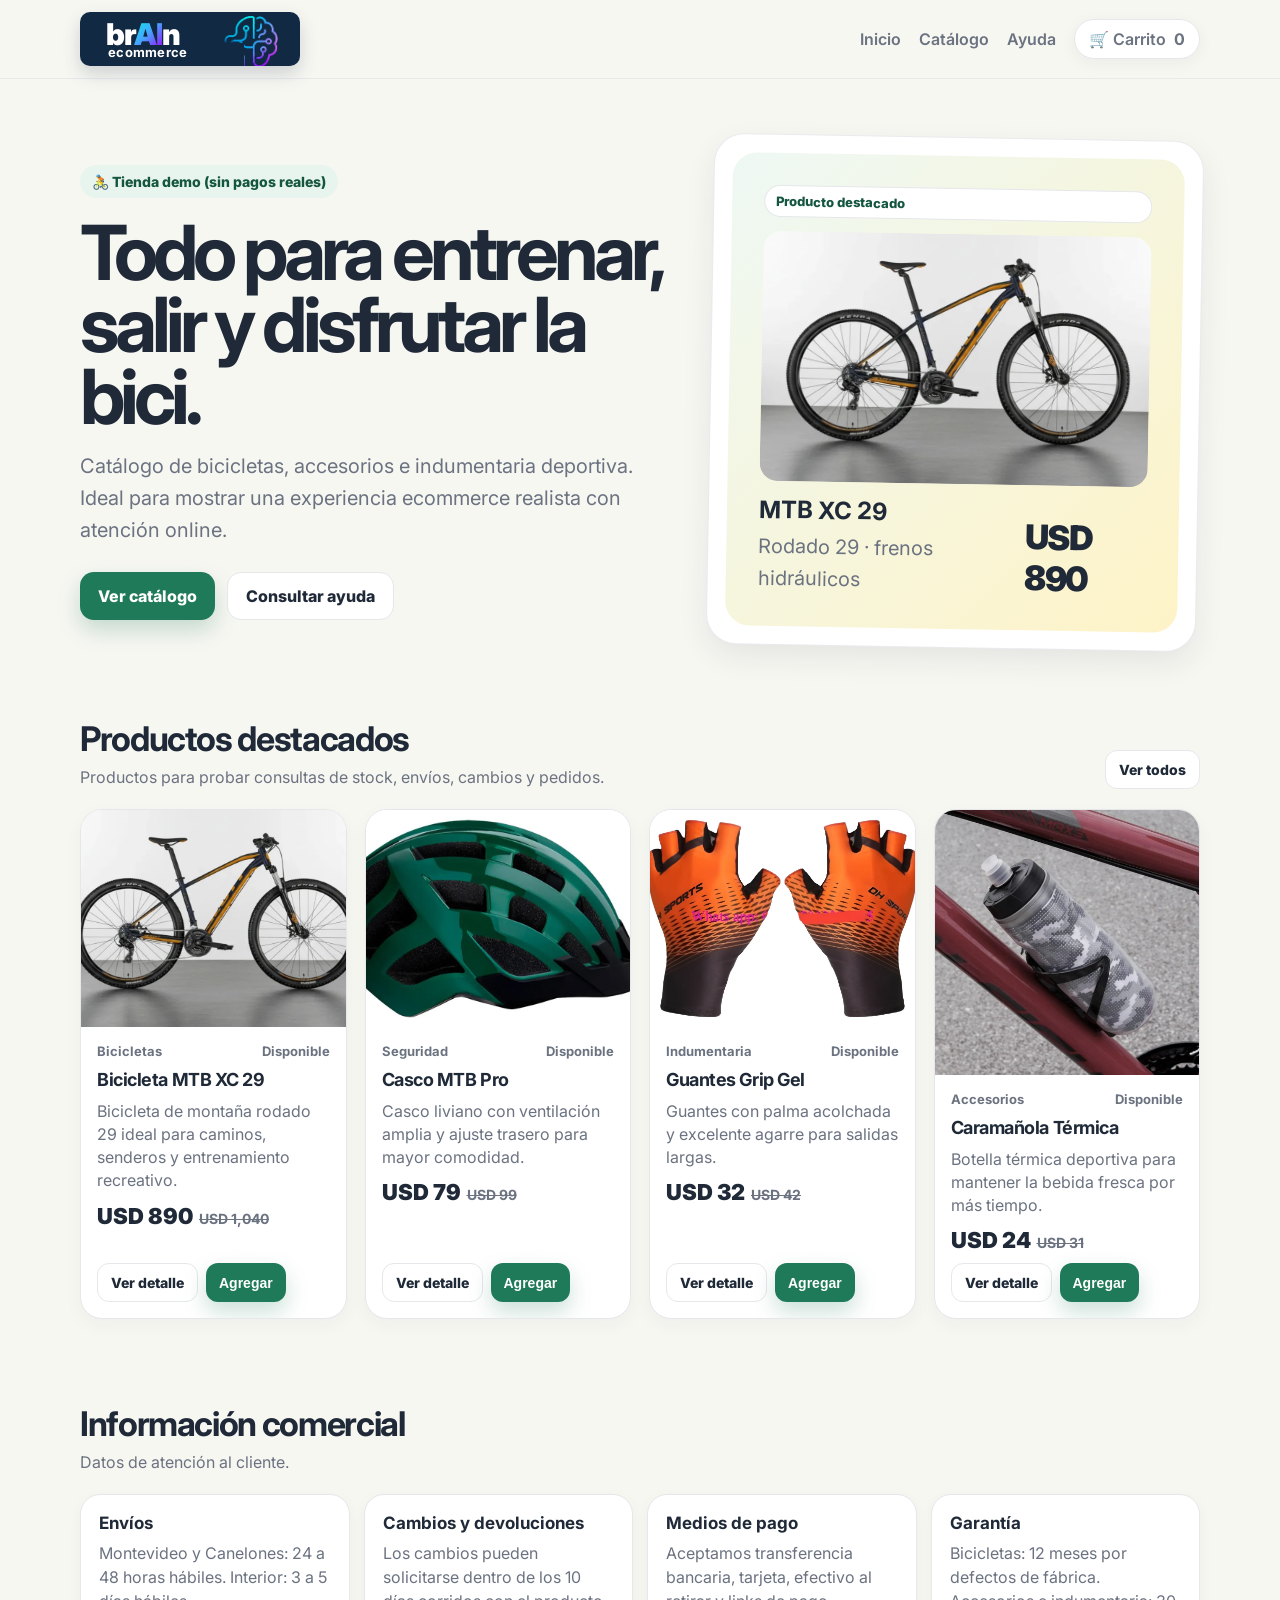
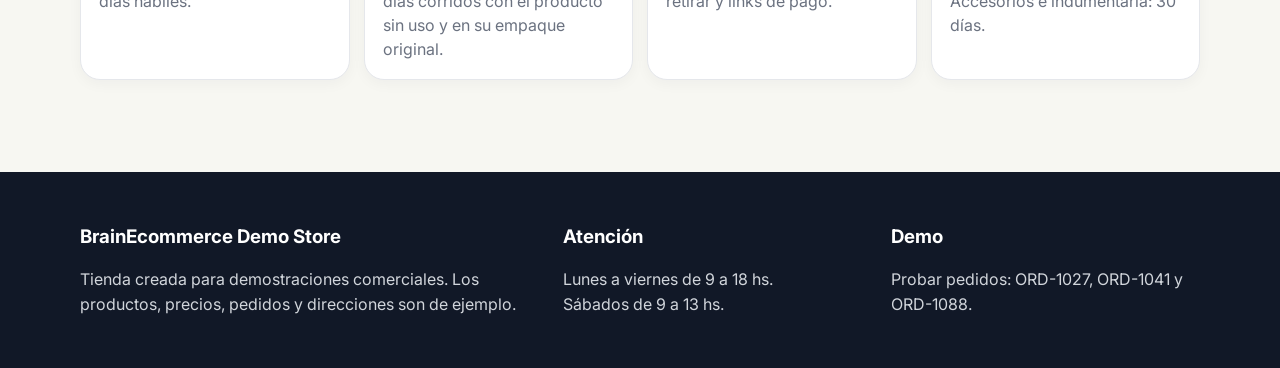
<file: index.html>
<!doctype html>
<html lang="es">
<head>
  <meta charset="utf-8">
  <meta name="viewport" content="width=device-width, initial-scale=1">
  <title>Inicio | Bike & Fit Store</title>
  <meta name="description" content="Ecommerce ficticio para demostraciones.">
  <link rel="preconnect" href="https://fonts.googleapis.com">
  <link rel="preconnect" href="https://fonts.gstatic.com" crossorigin>
  <link href="https://fonts.googleapis.com/css2?family=Inter:wght@400;600;700;800;900&display=swap" rel="stylesheet">
  <link rel="stylesheet" href="css/styles.css">
  <link rel="stylesheet" href="https://electroventas.sherlock-messenger.com/css/site.css?id=26">
</head>
<body>

<header class="header">
  <div class="container nav">
    <a class="logo" href="index.html" aria-label="BrainEcommerce inicio">
      <span class="brand-logo" aria-hidden="true">
        <span class="brand-main">br<span class="brand-ai">AI</span><span class="brand-n">n</span></span>
        <span class="brand-sub">ecommerce</span>
        <img class="brand-icon" src="images/brain-icon.png" alt="">
      </span>
    </a>
    <nav class="nav-links">
      <a href="index.html">Inicio</a>
      <a href="catalogo.html">Catálogo</a>
      <a href="faq.html">Ayuda</a>
      <a class="cart-pill" href="carrito.html">🛒 Carrito <strong data-cart-count>0</strong></a>
    </nav>
  </div>
</header>

<main>

<section class="hero">
  <div class="container hero-grid">
    <div>
      <span class="eyebrow">🚴 Tienda demo (sin pagos reales)</span>
      <h1>Todo para entrenar, salir y disfrutar la bici.</h1>
      <p>Catálogo de bicicletas, accesorios e indumentaria deportiva. Ideal para mostrar una experiencia ecommerce realista con atención online.</p>
      <div class="actions">
        <a class="btn btn-primary" href="catalogo.html">Ver catálogo</a>
        <a class="btn btn-secondary" href="faq.html">Consultar ayuda</a>
      </div>
    </div>
    <div class="hero-card">
      <div class="hero-product">
        <span class="badge">Producto destacado</span>
        <img class="hero-img" src="images/scott-f.jpeg" alt="MTB XC 29">
        <div class="price-row">
          <div>
            <h2 style="margin:0">MTB XC 29</h2>
            <p style="margin:6px 0 0;color:var(--muted)">Rodado 29 · frenos hidráulicos</p>
          </div>
          <div class="price">USD 890</div>
        </div>
      </div>
    </div>
  </div>
</section>
<section class="section">
  <div class="container">
    <div class="section-title">
      <div>
        <h2>Productos destacados</h2>
        <p>Productos para probar consultas de stock, envíos, cambios y pedidos.</p>
      </div>
      <a class="btn btn-secondary btn-small" href="catalogo.html">Ver todos</a>
    </div>
    <div id="featured-products" class="grid"></div>
  </div>
</section>
<section class="section">
  <div class="container">
    <div class="section-title">
      <div>
        <h2>Información comercial</h2>
        <p>Datos de atención al cliente.</p>
      </div>
    </div>
    <div id="policies" class="info-grid"></div>
  </div>
</section>

</main>

<footer class="footer">
  <div class="container footer-grid">
    <div>
      <h3>BrainEcommerce Demo Store</h3>
      <p>Tienda creada para demostraciones comerciales. Los productos, precios, pedidos y direcciones son de ejemplo.</p>
    </div>
    <div>
      <h3>Atención</h3>
      <p>Lunes a viernes de 9 a 18 hs.<br>Sábados de 9 a 13 hs.</p>
    </div>
    <div>
      <h3>Demo</h3>
      <p>Probar pedidos: ORD-1027, ORD-1041 y ORD-1088.</p>
    </div>
  </div>
</footer>
<div class="toast"></div>

<script src="data.js"></script>
<script src="js/app.js"></script>
<script src="https://code.jquery.com/jquery-3.7.1.min.js"></script>
<script>
  window.ewcWidgetConfig = {
    widgetKey: 'api_4JmR8xQ1LpN6ZwT9CaV2HgF7KuY3BsD5iXe0PoA8MfW1nLq6RyK9CtU2DhH5NzG7',
    apiBaseUrl: 'https://omniapi.sherlock-messenger.com/api',
    internalDomains: ['jiugo.github.io'],
    ui: {
      chatButtonLabel: 'Chatear',
      internalDomainLabel: 'jiugo.github.io'
    },
    observations: {
      enabled: false
    }
  };
</script>
<script src="https://electroventas.sherlock-messenger.com/js/site.js?id=26"></script>
</body>
</html>
</file>
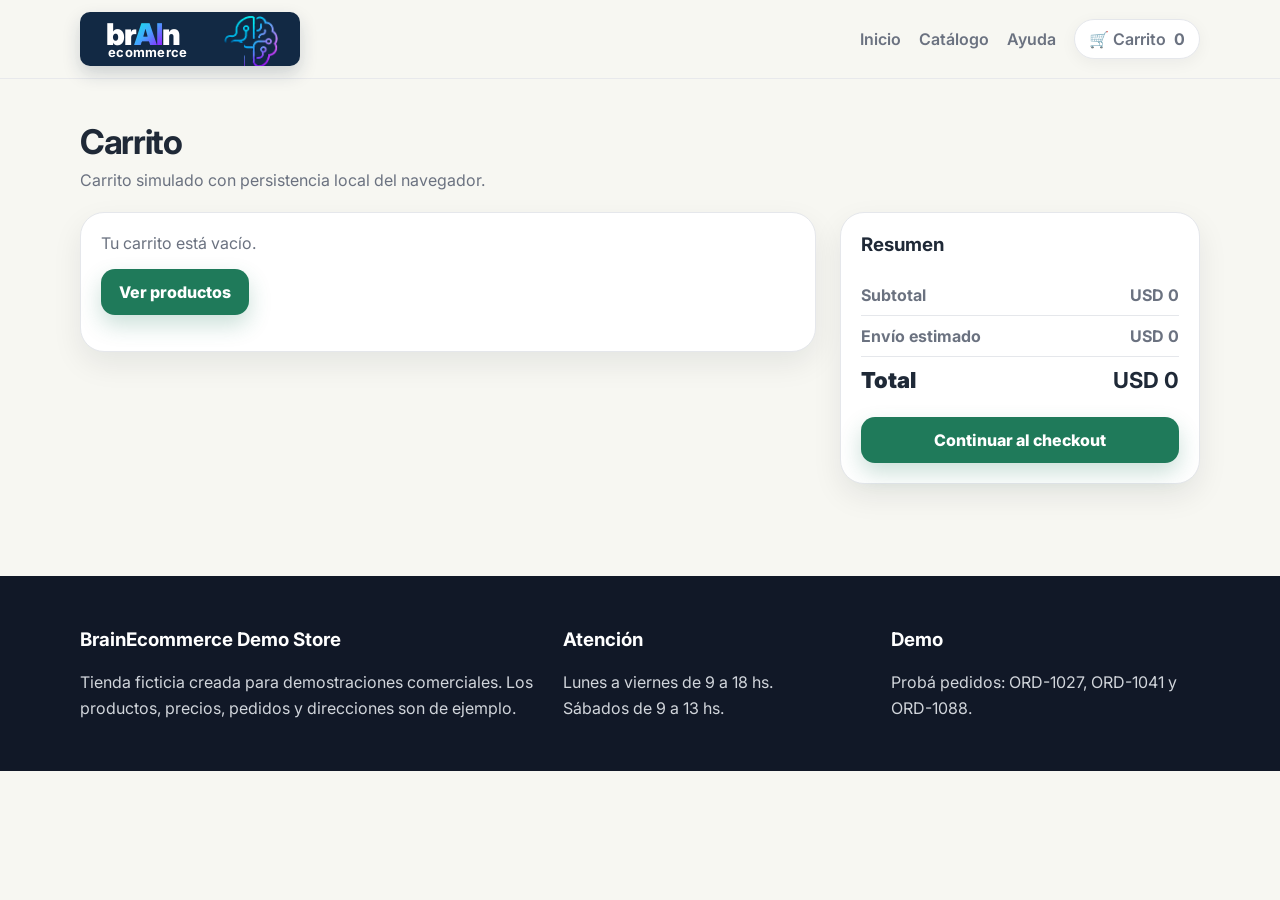
<file: carrito.html>
<!doctype html>
<html lang="es">
<head>
  <meta charset="utf-8">
  <meta name="viewport" content="width=device-width, initial-scale=1">
  <title>Carrito | Bike & Fit Store</title>
  <meta name="description" content="Ecommerce ficticio para demostraciones.">
  <link rel="preconnect" href="https://fonts.googleapis.com">
  <link rel="preconnect" href="https://fonts.gstatic.com" crossorigin>
  <link href="https://fonts.googleapis.com/css2?family=Inter:wght@400;600;700;800;900&display=swap" rel="stylesheet">
  <link rel="stylesheet" href="css/styles.css">
  <link rel="stylesheet" href="https://electroventas.sherlock-messenger.com/css/site.css?id=26">
</head>
<body>

<header class="header">
  <div class="container nav">
    <a class="logo" href="index.html" aria-label="BrainEcommerce inicio">
      <span class="brand-logo" aria-hidden="true">
        <span class="brand-main">br<span class="brand-ai">AI</span><span class="brand-n">n</span></span>
        <span class="brand-sub">ecommerce</span>
        <img class="brand-icon" src="images/brain-icon.png" alt="">
      </span>
    </a>
    <nav class="nav-links">
      <a href="index.html">Inicio</a>
      <a href="catalogo.html">Catálogo</a>
      <a href="faq.html">Ayuda</a>
      <a class="cart-pill" href="carrito.html">🛒 Carrito <strong data-cart-count>0</strong></a>
    </nav>
  </div>
</header>

<main>

<section class="section">
  <div class="container">
    <div class="section-title">
      <div>
        <h2>Carrito</h2>
        <p>Carrito simulado con persistencia local del navegador.</p>
      </div>
    </div>
    <div class="cart-layout">
      <div class="table-card" id="cart-list"></div>
      <aside class="summary-card">
        <h3 style="margin-top:0">Resumen</h3>
        <div id="cart-summary"></div>
      </aside>
    </div>
  </div>
</section>

</main>

<footer class="footer">
  <div class="container footer-grid">
    <div>
      <h3>BrainEcommerce Demo Store</h3>
      <p>Tienda ficticia creada para demostraciones comerciales. Los productos, precios, pedidos y direcciones son de ejemplo.</p>
    </div>
    <div>
      <h3>Atención</h3>
      <p>Lunes a viernes de 9 a 18 hs.<br>Sábados de 9 a 13 hs.</p>
    </div>
    <div>
      <h3>Demo</h3>
      <p>Probá pedidos: ORD-1027, ORD-1041 y ORD-1088.</p>
    </div>
  </div>
</footer>
<div class="toast"></div>

<script src="data.js"></script>
<script src="js/app.js"></script>
<script src="https://code.jquery.com/jquery-3.7.1.min.js"></script>
<script>
  window.ewcWidgetConfig = {
    widgetKey: 'api_4JmR8xQ1LpN6ZwT9CaV2HgF7KuY3BsD5iXe0PoA8MfW1nLq6RyK9CtU2DhH5NzG7',
    apiBaseUrl: 'https://omniapi.sherlock-messenger.com/api',
    internalDomains: ['jiugo.github.io'],
    ui: {
      chatButtonLabel: 'Chatear',
      internalDomainLabel: 'jiugo.github.io'
    },
    observations: {
      enabled: false
    }
  };
</script>
<script src="https://electroventas.sherlock-messenger.com/js/site.js?id=26"></script>
</body>
</html>
</file>
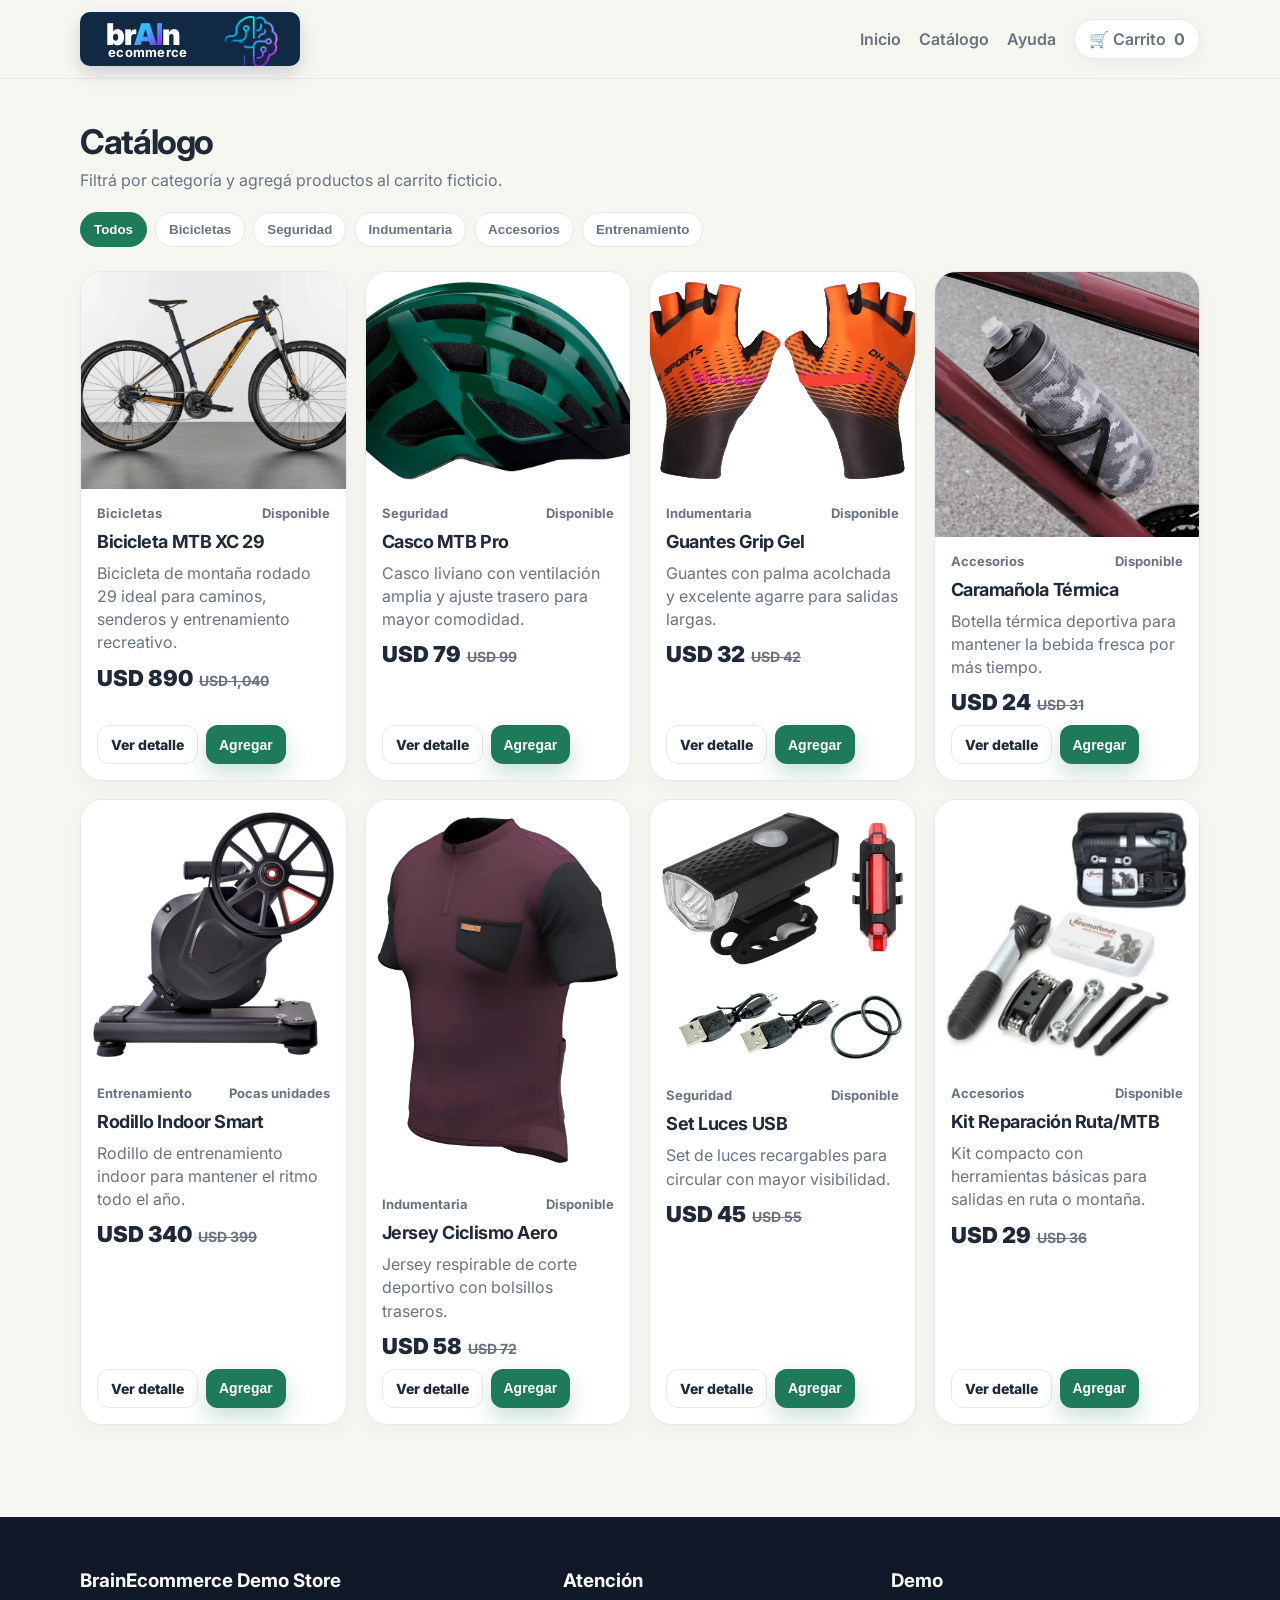
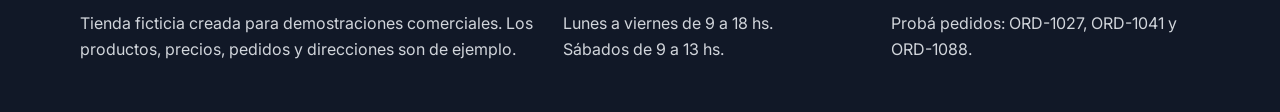
<file: catalogo.html>
<!doctype html>
<html lang="es">
<head>
  <meta charset="utf-8">
  <meta name="viewport" content="width=device-width, initial-scale=1">
  <title>Catálogo | Bike & Fit Store</title>
  <meta name="description" content="Ecommerce ficticio para demostraciones.">
  <link rel="preconnect" href="https://fonts.googleapis.com">
  <link rel="preconnect" href="https://fonts.gstatic.com" crossorigin>
  <link href="https://fonts.googleapis.com/css2?family=Inter:wght@400;600;700;800;900&display=swap" rel="stylesheet">
  <link rel="stylesheet" href="css/styles.css">
  <link rel="stylesheet" href="https://electroventas.sherlock-messenger.com/css/site.css?id=26">
</head>
<body>

<header class="header">
  <div class="container nav">
    <a class="logo" href="index.html" aria-label="BrainEcommerce inicio">
      <span class="brand-logo" aria-hidden="true">
        <span class="brand-main">br<span class="brand-ai">AI</span><span class="brand-n">n</span></span>
        <span class="brand-sub">ecommerce</span>
        <img class="brand-icon" src="images/brain-icon.png" alt="">
      </span>
    </a>
    <nav class="nav-links">
      <a href="index.html">Inicio</a>
      <a href="catalogo.html">Catálogo</a>
      <a href="faq.html">Ayuda</a>
      <a class="cart-pill" href="carrito.html">🛒 Carrito <strong data-cart-count>0</strong></a>
    </nav>
  </div>
</header>

<main>

<section class="section">
  <div class="container">
    <div class="section-title">
      <div>
        <h2>Catálogo</h2>
        <p>Filtrá por categoría y agregá productos al carrito ficticio.</p>
      </div>
    </div>
    <div class="filters" data-filters data-target="product-grid"></div>
    <div id="product-grid" class="grid"></div>
  </div>
</section>

</main>

<footer class="footer">
  <div class="container footer-grid">
    <div>
      <h3>BrainEcommerce Demo Store</h3>
      <p>Tienda ficticia creada para demostraciones comerciales. Los productos, precios, pedidos y direcciones son de ejemplo.</p>
    </div>
    <div>
      <h3>Atención</h3>
      <p>Lunes a viernes de 9 a 18 hs.<br>Sábados de 9 a 13 hs.</p>
    </div>
    <div>
      <h3>Demo</h3>
      <p>Probá pedidos: ORD-1027, ORD-1041 y ORD-1088.</p>
    </div>
  </div>
</footer>
<div class="toast"></div>

<script src="data.js"></script>
<script src="js/app.js"></script>
<script src="https://code.jquery.com/jquery-3.7.1.min.js"></script>
<script>
  window.ewcWidgetConfig = {
    widgetKey: 'api_4JmR8xQ1LpN6ZwT9CaV2HgF7KuY3BsD5iXe0PoA8MfW1nLq6RyK9CtU2DhH5NzG7',
    apiBaseUrl: 'https://omniapi.sherlock-messenger.com/api',
    internalDomains: ['jiugo.github.io'],
    ui: {
      chatButtonLabel: 'Chatear',
      internalDomainLabel: 'jiugo.github.io'
    },
    observations: {
      enabled: false
    }
  };
</script>
<script src="https://electroventas.sherlock-messenger.com/js/site.js?id=26"></script>
</body>
</html>
</file>
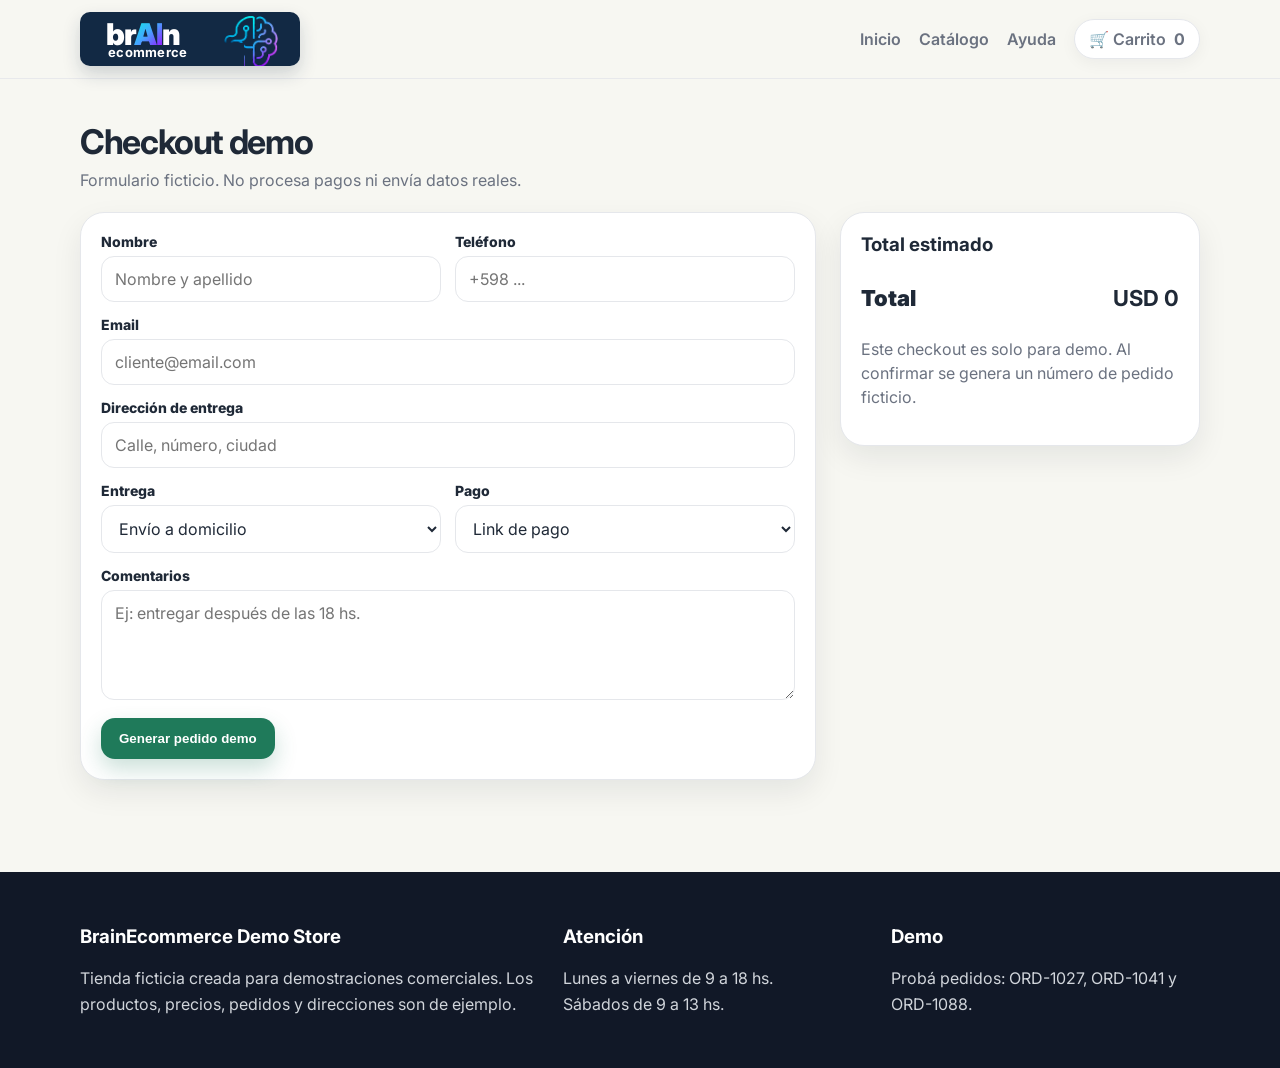
<file: checkout.html>
<!doctype html>
<html lang="es">
<head>
  <meta charset="utf-8">
  <meta name="viewport" content="width=device-width, initial-scale=1">
  <title>Checkout | Bike & Fit Store</title>
  <meta name="description" content="Ecommerce ficticio para demostraciones.">
  <link rel="preconnect" href="https://fonts.googleapis.com">
  <link rel="preconnect" href="https://fonts.gstatic.com" crossorigin>
  <link href="https://fonts.googleapis.com/css2?family=Inter:wght@400;600;700;800;900&display=swap" rel="stylesheet">
  <link rel="stylesheet" href="css/styles.css">
  <link rel="stylesheet" href="https://electroventas.sherlock-messenger.com/css/site.css?id=26">
</head>
<body>

<header class="header">
  <div class="container nav">
    <a class="logo" href="index.html" aria-label="BrainEcommerce inicio">
      <span class="brand-logo" aria-hidden="true">
        <span class="brand-main">br<span class="brand-ai">AI</span><span class="brand-n">n</span></span>
        <span class="brand-sub">ecommerce</span>
        <img class="brand-icon" src="images/brain-icon.png" alt="">
      </span>
    </a>
    <nav class="nav-links">
      <a href="index.html">Inicio</a>
      <a href="catalogo.html">Catálogo</a>
      <a href="faq.html">Ayuda</a>
      <a class="cart-pill" href="carrito.html">🛒 Carrito <strong data-cart-count>0</strong></a>
    </nav>
  </div>
</header>

<main>

<section class="section">
  <div class="container">
    <div class="section-title">
      <div>
        <h2>Checkout demo</h2>
        <p>Formulario ficticio. No procesa pagos ni envía datos reales.</p>
      </div>
    </div>
    <div class="cart-layout">
      <form id="checkout-form" class="form-card">
        <div class="form-grid">
          <div class="field">
            <label>Nombre</label>
            <input required placeholder="Nombre y apellido">
          </div>
          <div class="field">
            <label>Teléfono</label>
            <input required placeholder="+598 ...">
          </div>
          <div class="field full">
            <label>Email</label>
            <input type="email" required placeholder="cliente@email.com">
          </div>
          <div class="field full">
            <label>Dirección de entrega</label>
            <input required placeholder="Calle, número, ciudad">
          </div>
          <div class="field">
            <label>Entrega</label>
            <select>
              <option>Envío a domicilio</option>
              <option>Retiro en local</option>
            </select>
          </div>
          <div class="field">
            <label>Pago</label>
            <select>
              <option>Link de pago</option>
              <option>Transferencia bancaria</option>
              <option>Efectivo al retirar</option>
            </select>
          </div>
          <div class="field full">
            <label>Comentarios</label>
            <textarea placeholder="Ej: entregar después de las 18 hs."></textarea>
          </div>
        </div>
        <button class="btn btn-primary" style="margin-top:18px" type="submit">Generar pedido demo</button>
      </form>
      <aside class="summary-card">
        <h3 style="margin-top:0">Total estimado</h3>
        <div class="summary-row total"><span>Total</span><strong id="checkout-total">USD 0</strong></div>
        <p style="color:var(--muted);line-height:1.5">Este checkout es solo para demo. Al confirmar se genera un número de pedido ficticio.</p>
      </aside>
    </div>
  </div>
</section>

</main>

<footer class="footer">
  <div class="container footer-grid">
    <div>
      <h3>BrainEcommerce Demo Store</h3>
      <p>Tienda ficticia creada para demostraciones comerciales. Los productos, precios, pedidos y direcciones son de ejemplo.</p>
    </div>
    <div>
      <h3>Atención</h3>
      <p>Lunes a viernes de 9 a 18 hs.<br>Sábados de 9 a 13 hs.</p>
    </div>
    <div>
      <h3>Demo</h3>
      <p>Probá pedidos: ORD-1027, ORD-1041 y ORD-1088.</p>
    </div>
  </div>
</footer>
<div class="toast"></div>

<script src="data.js"></script>
<script src="js/app.js"></script>
<script src="https://code.jquery.com/jquery-3.7.1.min.js"></script>
<script>
  window.ewcWidgetConfig = {
    widgetKey: 'api_4JmR8xQ1LpN6ZwT9CaV2HgF7KuY3BsD5iXe0PoA8MfW1nLq6RyK9CtU2DhH5NzG7',
    apiBaseUrl: 'https://omniapi.sherlock-messenger.com/api',
    internalDomains: ['jiugo.github.io'],
    ui: {
      chatButtonLabel: 'Chatear',
      internalDomainLabel: 'jiugo.github.io'
    },
    observations: {
      enabled: false
    }
  };
</script>
<script src="https://electroventas.sherlock-messenger.com/js/site.js?id=26"></script>
</body>
</html>
</file>
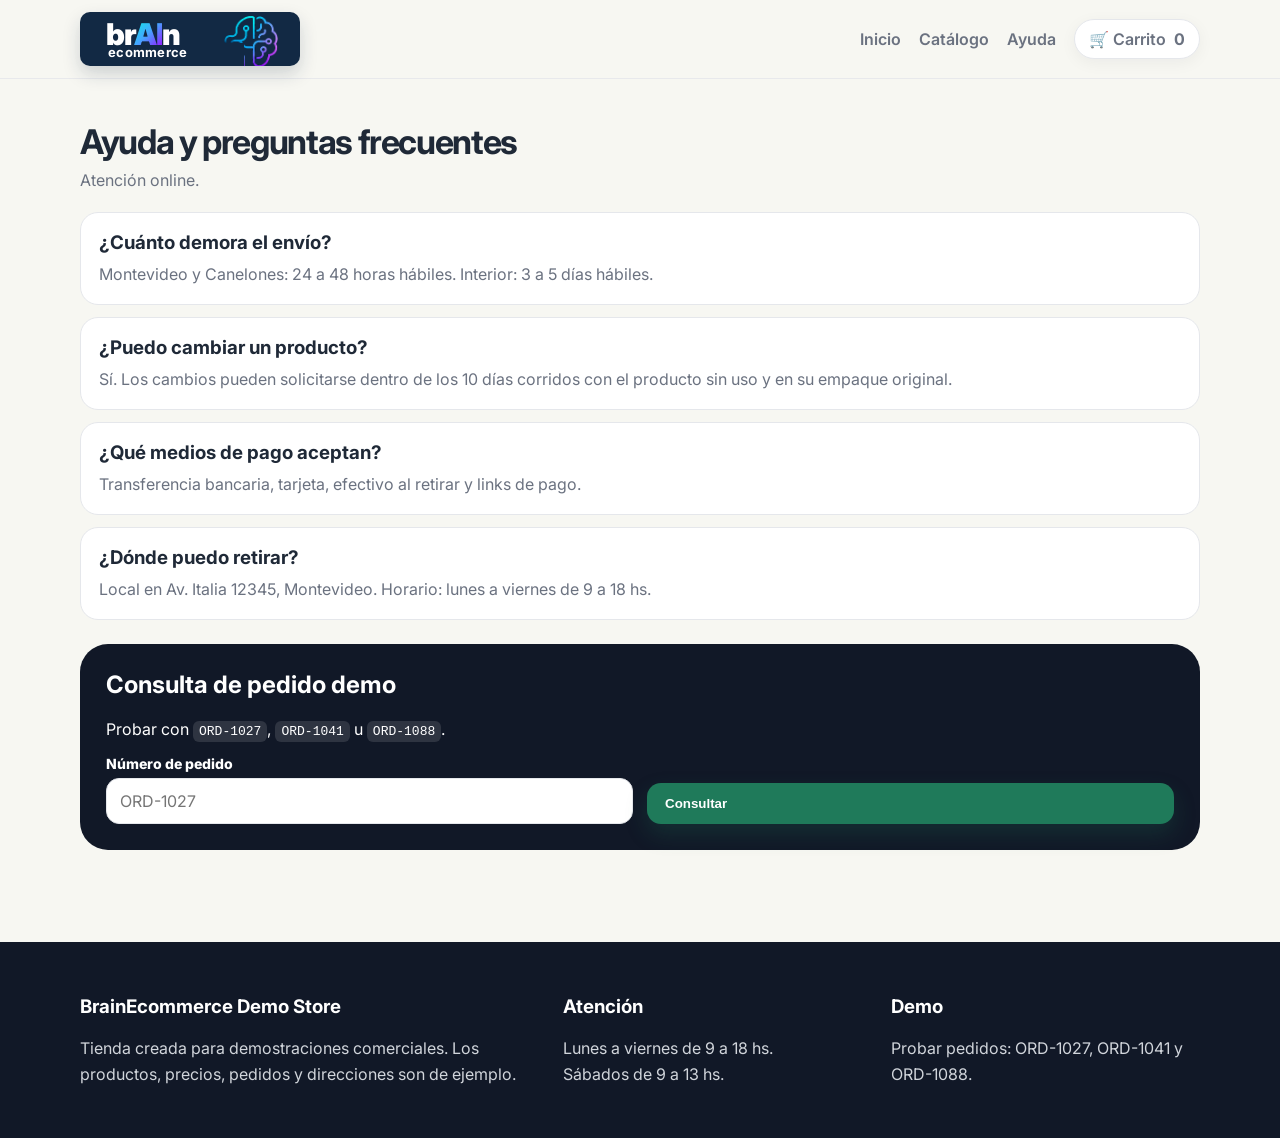
<file: faq.html>
<!doctype html>
<html lang="es">
<head>
  <meta charset="utf-8">
  <meta name="viewport" content="width=device-width, initial-scale=1">
  <title>Ayuda | Bike & Fit Store</title>
  <meta name="description" content="Ecommerce para demostraciones.">
  <link rel="preconnect" href="https://fonts.googleapis.com">
  <link rel="preconnect" href="https://fonts.gstatic.com" crossorigin>
  <link href="https://fonts.googleapis.com/css2?family=Inter:wght@400;600;700;800;900&display=swap" rel="stylesheet">
  <link rel="stylesheet" href="css/styles.css">
  <link rel="stylesheet" href="https://electroventas.sherlock-messenger.com/css/site.css?id=26">
</head>
<body>

<header class="header">
  <div class="container nav">
    <a class="logo" href="index.html" aria-label="BrainEcommerce inicio">
      <span class="brand-logo" aria-hidden="true">
        <span class="brand-main">br<span class="brand-ai">AI</span><span class="brand-n">n</span></span>
        <span class="brand-sub">ecommerce</span>
        <img class="brand-icon" src="images/brain-icon.png" alt="">
      </span>
    </a>
    <nav class="nav-links">
      <a href="index.html">Inicio</a>
      <a href="catalogo.html">Catálogo</a>
      <a href="faq.html">Ayuda</a>
      <a class="cart-pill" href="carrito.html">🛒 Carrito <strong data-cart-count>0</strong></a>
    </nav>
  </div>
</header>

<main>

<section class="section">
  <div class="container">
    <div class="section-title">
      <div>
        <h2>Ayuda y preguntas frecuentes</h2>
        <p>Atención online.</p>
      </div>
    </div>
    <div class="faq">
      <div class="faq-item">
        <h3>¿Cuánto demora el envío?</h3>
        <p>Montevideo y Canelones: 24 a 48 horas hábiles. Interior: 3 a 5 días hábiles.</p>
      </div>
      <div class="faq-item">
        <h3>¿Puedo cambiar un producto?</h3>
        <p>Sí. Los cambios pueden solicitarse dentro de los 10 días corridos con el producto sin uso y en su empaque original.</p>
      </div>
      <div class="faq-item">
        <h3>¿Qué medios de pago aceptan?</h3>
        <p>Transferencia bancaria, tarjeta, efectivo al retirar y links de pago.</p>
      </div>
      <div class="faq-item">
        <h3>¿Dónde puedo retirar?</h3>
        <p>Local en Av. Italia 12345, Montevideo. Horario: lunes a viernes de 9 a 18 hs.</p>
      </div>
    </div>

    <div class="demo-panel">
      <h2>Consulta de pedido demo</h2>
      <p>Probar con <code>ORD-1027</code>, <code>ORD-1041</code> u <code>ORD-1088</code>.</p>
      <form id="order-lookup" class="form-grid">
        <div class="field">
          <label>Número de pedido</label>
          <input id="order-id" placeholder="ORD-1027">
        </div>
        <div class="field" style="justify-content:end">
          <button class="btn btn-primary" type="submit">Consultar</button>
        </div>
      </form>
      <div id="order-result"></div>
    </div>
  </div>
</section>

</main>

<footer class="footer">
  <div class="container footer-grid">
    <div>
      <h3>BrainEcommerce Demo Store</h3>
      <p>Tienda creada para demostraciones comerciales. Los productos, precios, pedidos y direcciones son de ejemplo.</p>
    </div>
    <div>
      <h3>Atención</h3>
      <p>Lunes a viernes de 9 a 18 hs.<br>Sábados de 9 a 13 hs.</p>
    </div>
    <div>
      <h3>Demo</h3>
      <p>Probar pedidos: ORD-1027, ORD-1041 y ORD-1088.</p>
    </div>
  </div>
</footer>
<div class="toast"></div>

<script src="data.js"></script>
<script src="js/app.js"></script>
<script src="https://code.jquery.com/jquery-3.7.1.min.js"></script>
<script>
  window.ewcWidgetConfig = {
    widgetKey: 'api_4JmR8xQ1LpN6ZwT9CaV2HgF7KuY3BsD5iXe0PoA8MfW1nLq6RyK9CtU2DhH5NzG7',
    apiBaseUrl: 'https://omniapi.sherlock-messenger.com/api',
    internalDomains: ['jiugo.github.io'],
    ui: {
      chatButtonLabel: 'Chatear',
      internalDomainLabel: 'jiugo.github.io'
    },
    observations: {
      enabled: false
    }
  };
</script>
<script src="https://electroventas.sherlock-messenger.com/js/site.js?id=26"></script>
</body>
</html>
</file>
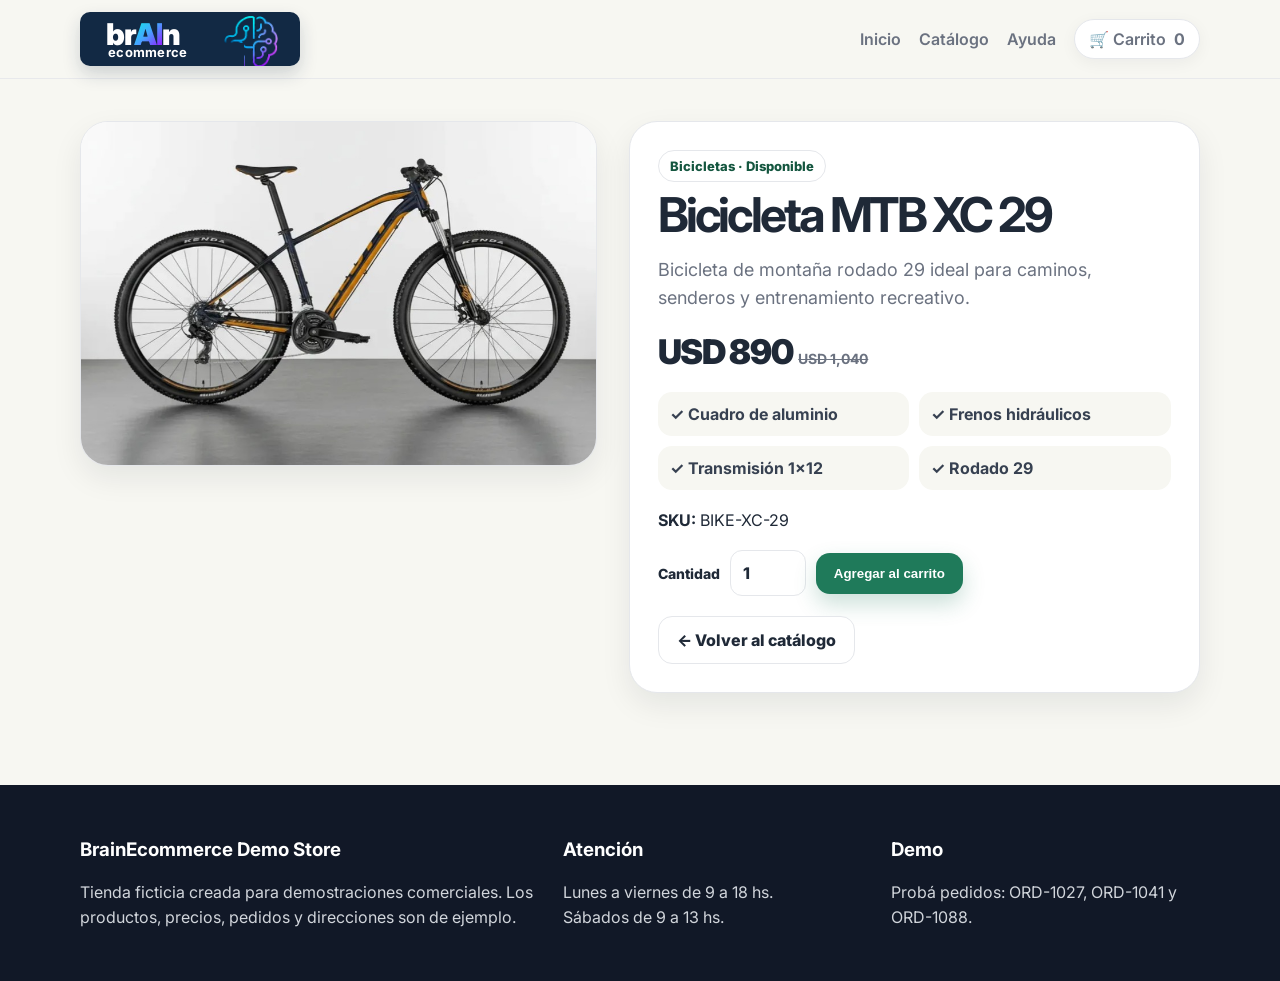
<file: producto.html>
<!doctype html>
<html lang="es">
<head>
  <meta charset="utf-8">
  <meta name="viewport" content="width=device-width, initial-scale=1">
  <title>Producto | Bike & Fit Store</title>
  <meta name="description" content="Ecommerce ficticio para demostraciones.">
  <link rel="preconnect" href="https://fonts.googleapis.com">
  <link rel="preconnect" href="https://fonts.gstatic.com" crossorigin>
  <link href="https://fonts.googleapis.com/css2?family=Inter:wght@400;600;700;800;900&display=swap" rel="stylesheet">
  <link rel="stylesheet" href="css/styles.css">
  <link rel="stylesheet" href="https://electroventas.sherlock-messenger.com/css/site.css?id=26">
</head>
<body>

<header class="header">
  <div class="container nav">
    <a class="logo" href="index.html" aria-label="BrainEcommerce inicio">
      <span class="brand-logo" aria-hidden="true">
        <span class="brand-main">br<span class="brand-ai">AI</span><span class="brand-n">n</span></span>
        <span class="brand-sub">ecommerce</span>
        <img class="brand-icon" src="images/brain-icon.png" alt="">
      </span>
    </a>
    <nav class="nav-links">
      <a href="index.html">Inicio</a>
      <a href="catalogo.html">Catálogo</a>
      <a href="faq.html">Ayuda</a>
      <a class="cart-pill" href="carrito.html">🛒 Carrito <strong data-cart-count>0</strong></a>
    </nav>
  </div>
</header>

<main>

<section class="section">
  <div class="container" id="product-detail"></div>
</section>

</main>

<footer class="footer">
  <div class="container footer-grid">
    <div>
      <h3>BrainEcommerce Demo Store</h3>
      <p>Tienda ficticia creada para demostraciones comerciales. Los productos, precios, pedidos y direcciones son de ejemplo.</p>
    </div>
    <div>
      <h3>Atención</h3>
      <p>Lunes a viernes de 9 a 18 hs.<br>Sábados de 9 a 13 hs.</p>
    </div>
    <div>
      <h3>Demo</h3>
      <p>Probá pedidos: ORD-1027, ORD-1041 y ORD-1088.</p>
    </div>
  </div>
</footer>
<div class="toast"></div>

<script src="data.js"></script>
<script src="js/app.js"></script>
<script src="https://code.jquery.com/jquery-3.7.1.min.js"></script>
<script>
  window.ewcWidgetConfig = {
    widgetKey: 'api_4JmR8xQ1LpN6ZwT9CaV2HgF7KuY3BsD5iXe0PoA8MfW1nLq6RyK9CtU2DhH5NzG7',
    apiBaseUrl: 'https://omniapi.sherlock-messenger.com/api',
    internalDomains: ['jiugo.github.io'],
    ui: {
      chatButtonLabel: 'Chatear',
      internalDomainLabel: 'jiugo.github.io'
    },
    observations: {
      enabled: false
    }
  };
</script>
<script src="https://electroventas.sherlock-messenger.com/js/site.js?id=26"></script>
</body>
</html>
</file>
<file: css/styles.css>
:root{
  --bg:#f7f7f2;
  --card:#ffffff;
  --ink:#1f2937;
  --muted:#6b7280;
  --line:#e5e7eb;
  --brand:#1f7a5a;
  --brand-dark:#14563f;
  --accent:#f59e0b;
  --soft:#e8f4ee;
  --danger:#b91c1c;
  --shadow:0 12px 30px rgba(17,24,39,.08);
}
*{box-sizing:border-box}
body{
  margin:0;
  font-family:Inter, ui-sans-serif, system-ui, -apple-system, BlinkMacSystemFont, "Segoe UI", sans-serif;
  color:var(--ink);
  background:var(--bg);
}
a{color:inherit;text-decoration:none}
.container{width:min(1120px, calc(100% - 32px)); margin:0 auto}
.header{
  position:sticky; top:0; z-index:30;
  background:rgba(247,247,242,.92);
  backdrop-filter:blur(10px);
  border-bottom:1px solid rgba(229,231,235,.8);
}
.nav{display:flex;align-items:center;justify-content:space-between;padding:12px 0;gap:16px}
.logo{display:flex;align-items:center}
.brand-logo{
  position:relative;width:220px;height:54px;display:block;background:#122944;border-radius:10px;
  box-shadow:0 8px 18px rgba(18,41,68,.18);overflow:hidden
}
.brand-logo::after{
  content:"";position:absolute;right:56px;top:31px;width:25px;height:23px;background:#122944;z-index:2
}
.brand-main{
  position:absolute;left:26px;top:9px;font-size:30px;line-height:.9;font-weight:900;letter-spacing:-.05em;color:white;z-index:3
}
.brand-ai{
  background:linear-gradient(135deg,#10e6e6 10%,#43a7ff 48%,#8a2cff 86%);
  -webkit-background-clip:text;background-clip:text;color:transparent
}
.brand-n{color:white}
.brand-sub{
  position:absolute;left:28px;top:34px;font-size:13px;line-height:1;font-weight:700;letter-spacing:.02em;color:white;z-index:3
}
.brand-icon{
  position:absolute;right:17px;top:4px;width:64px;height:51px;object-fit:contain;display:block;z-index:1
}
.nav-links{display:flex;gap:18px;align-items:center;color:var(--muted);font-weight:600}
.nav-links a:hover{color:var(--brand)}
.cart-pill{
  border:1px solid var(--line);background:white;border-radius:999px;
  padding:9px 14px;display:flex;align-items:center;gap:8px;box-shadow:0 4px 16px rgba(17,24,39,.05)
}
.hero{padding:58px 0 28px}
.hero-grid{display:grid;grid-template-columns:1.1fr .9fr;gap:32px;align-items:center}
.eyebrow{display:inline-flex;align-items:center;gap:8px;background:var(--soft);color:var(--brand-dark);padding:8px 12px;border-radius:999px;font-weight:800;font-size:14px}
h1{font-size:clamp(42px, 6vw, 76px);line-height:.95;margin:18px 0 18px;letter-spacing:-.065em}
.hero p{font-size:20px;color:var(--muted);line-height:1.6;margin:0 0 26px;max-width:650px}
.actions{display:flex;gap:12px;flex-wrap:wrap}
.btn{
  border:0;border-radius:14px;padding:13px 18px;font-weight:800;cursor:pointer;
  display:inline-flex;align-items:center;gap:9px;transition:.18s transform,.18s box-shadow,.18s background;
}
.btn:hover{transform:translateY(-1px)}
.btn-primary{background:var(--brand);color:white;box-shadow:0 10px 22px rgba(31,122,90,.23)}
.btn-primary:hover{background:var(--brand-dark)}
.btn-secondary{background:white;color:var(--ink);border:1px solid var(--line)}
.btn-small{padding:10px 13px;border-radius:12px;font-size:14px}
.hero-card{
  background:white;border-radius:30px;padding:18px;box-shadow:var(--shadow);
  transform:rotate(1deg);border:1px solid rgba(229,231,235,.8)
}
.hero-product{background:linear-gradient(135deg,#eef8f4,#fef3c7);border-radius:24px;padding:32px;min-height:410px;display:flex;flex-direction:column;justify-content:space-between}
.big-icon{text-align:center;font-size:120px;margin:20px 0}
.hero-img{width:100%;height:250px;object-fit:cover;display:block;margin:14px 0;border-radius:18px;background:#fff}
.price-row{display:flex;justify-content:space-between;align-items:end;gap:12px}
.price{font-size:34px;font-weight:900;letter-spacing:-.04em}
.badge{display:inline-flex;background:white;border:1px solid var(--line);border-radius:999px;padding:7px 11px;font-size:13px;font-weight:800;color:var(--brand-dark)}
.section{padding:42px 0}
.section-title{display:flex;justify-content:space-between;align-items:end;gap:18px;margin-bottom:20px}
.section-title h2{font-size:34px;margin:0;letter-spacing:-.04em}
.section-title p{color:var(--muted);margin:6px 0 0;line-height:1.5}
.filters{display:flex;gap:8px;flex-wrap:wrap;margin:16px 0 24px}
.filter-btn{border:1px solid var(--line);background:white;border-radius:999px;padding:9px 13px;cursor:pointer;font-weight:700;color:var(--muted)}
.filter-btn.active{background:var(--brand);color:white;border-color:var(--brand)}
.grid{display:grid;grid-template-columns:repeat(4,1fr);gap:18px}
.card{background:white;border:1px solid var(--line);border-radius:22px;overflow:hidden;box-shadow:0 6px 18px rgba(17,24,39,.04);display:flex;flex-direction:column}
.card-img{aspect-ratio:1.22;background:#eef2f7}
.card-img img{width:100%;height:100%;object-fit:cover;display:block;background:#f7f8f8}
.card-body{padding:16px;display:flex;flex-direction:column;gap:10px;flex:1}
.card h3{margin:0;font-size:18px;letter-spacing:-.025em}
.meta{display:flex;justify-content:space-between;gap:8px;color:var(--muted);font-size:13px;font-weight:700}
.card-price{font-size:22px;font-weight:900}
.old{color:var(--muted);text-decoration:line-through;font-size:14px;font-weight:700;margin-left:6px}
.card-actions{display:flex;gap:8px;margin-top:auto}
.product-layout{display:grid;grid-template-columns:.95fr 1.05fr;gap:32px;align-items:start}
.product-image{background:white;border:1px solid var(--line);border-radius:28px;overflow:hidden;box-shadow:var(--shadow)}
.product-image img{width:100%;display:block;object-fit:cover;max-height:620px;background:#f7f8f8}
.product-info{background:white;border:1px solid var(--line);border-radius:28px;padding:28px;box-shadow:var(--shadow)}
.product-info h1{font-size:48px;margin:10px 0 12px}
.detail-list{display:grid;grid-template-columns:1fr 1fr;gap:10px;margin:20px 0}
.detail-list div{background:var(--bg);border-radius:14px;padding:12px;font-weight:700;color:#374151}
.qty-row{display:flex;gap:10px;align-items:center;margin:20px 0}
.qty-row input{width:76px;border:1px solid var(--line);border-radius:12px;padding:12px;font-weight:800}
.info-grid{display:grid;grid-template-columns:repeat(4,1fr);gap:14px}
.info-box{background:white;border:1px solid var(--line);border-radius:20px;padding:18px;box-shadow:0 4px 14px rgba(17,24,39,.04)}
.info-box h3{margin:0 0 8px;font-size:17px}
.info-box p{margin:0;color:var(--muted);line-height:1.5}
.cart-layout{display:grid;grid-template-columns:1fr 360px;gap:24px;align-items:start}
.table-card,.summary-card,.form-card{background:white;border:1px solid var(--line);border-radius:24px;padding:20px;box-shadow:var(--shadow)}
.cart-item{display:grid;grid-template-columns:84px 1fr auto;gap:14px;align-items:center;border-bottom:1px solid var(--line);padding:14px 0}
.cart-item:last-child{border-bottom:0}
.cart-item img{width:84px;height:70px;object-fit:cover;border-radius:14px;background:#eef2f7}
.cart-item h3{margin:0 0 4px;font-size:17px}
.cart-controls{display:flex;gap:8px;align-items:center;justify-content:flex-end}
.icon-btn{border:1px solid var(--line);background:white;border-radius:10px;min-width:34px;height:34px;cursor:pointer;font-weight:900}
.summary-row{display:flex;justify-content:space-between;padding:10px 0;border-bottom:1px solid var(--line);color:var(--muted);font-weight:700}
.summary-row.total{font-size:22px;color:var(--ink);border-bottom:0;font-weight:900}
.form-grid{display:grid;grid-template-columns:1fr 1fr;gap:14px}
.field{display:flex;flex-direction:column;gap:6px}
.field.full{grid-column:1/-1}
label{font-weight:800;font-size:14px}
input, select, textarea{
  width:100%;border:1px solid var(--line);border-radius:13px;padding:12px 13px;
  font:inherit;background:white;color:var(--ink)
}
textarea{min-height:110px;resize:vertical}
.notice{background:#ecfdf5;border:1px solid #bbf7d0;color:#14532d;border-radius:16px;padding:14px;margin-top:16px;font-weight:700}
.faq{display:grid;gap:12px}
.faq-item{background:white;border:1px solid var(--line);border-radius:18px;padding:18px}
.faq-item h3{margin:0 0 8px}
.faq-item p{margin:0;color:var(--muted);line-height:1.5}
.demo-panel{background:#111827;color:white;border-radius:28px;padding:26px;margin-top:24px}
.demo-panel h2{margin-top:0}
.demo-panel code{background:rgba(255,255,255,.12);padding:3px 6px;border-radius:6px}
.footer{margin-top:50px;background:#111827;color:white;padding:34px 0}
.footer-grid{display:grid;grid-template-columns:1.2fr .8fr .8fr;gap:20px}
.footer p,.footer a{color:#d1d5db;line-height:1.6}
.toast{
  position:fixed;right:18px;bottom:18px;background:#111827;color:white;padding:14px 16px;border-radius:16px;
  box-shadow:var(--shadow);z-index:100;opacity:0;transform:translateY(12px);pointer-events:none;transition:.2s
}
.toast.show{opacity:1;transform:translateY(0)}
@media(max-width:900px){
  .hero-grid,.product-layout,.cart-layout{grid-template-columns:1fr}
  .grid{grid-template-columns:repeat(2,1fr)}
  .info-grid{grid-template-columns:repeat(2,1fr)}
  .footer-grid{grid-template-columns:1fr}
}
@media(max-width:560px){
  .nav{align-items:flex-start}.nav-links{display:none}
  .brand-logo{width:190px;height:48px}
  .brand-logo::after{right:50px;top:28px;width:22px;height:20px}
  .brand-main{left:22px;top:8px;font-size:27px}
  .brand-sub{left:23px;top:31px;font-size:12px}
  .brand-icon{right:14px;top:4px;width:57px;height:45px}
  .grid{grid-template-columns:1fr}
  .form-grid,.detail-list{grid-template-columns:1fr}
  h1{font-size:44px}
}
</file>
